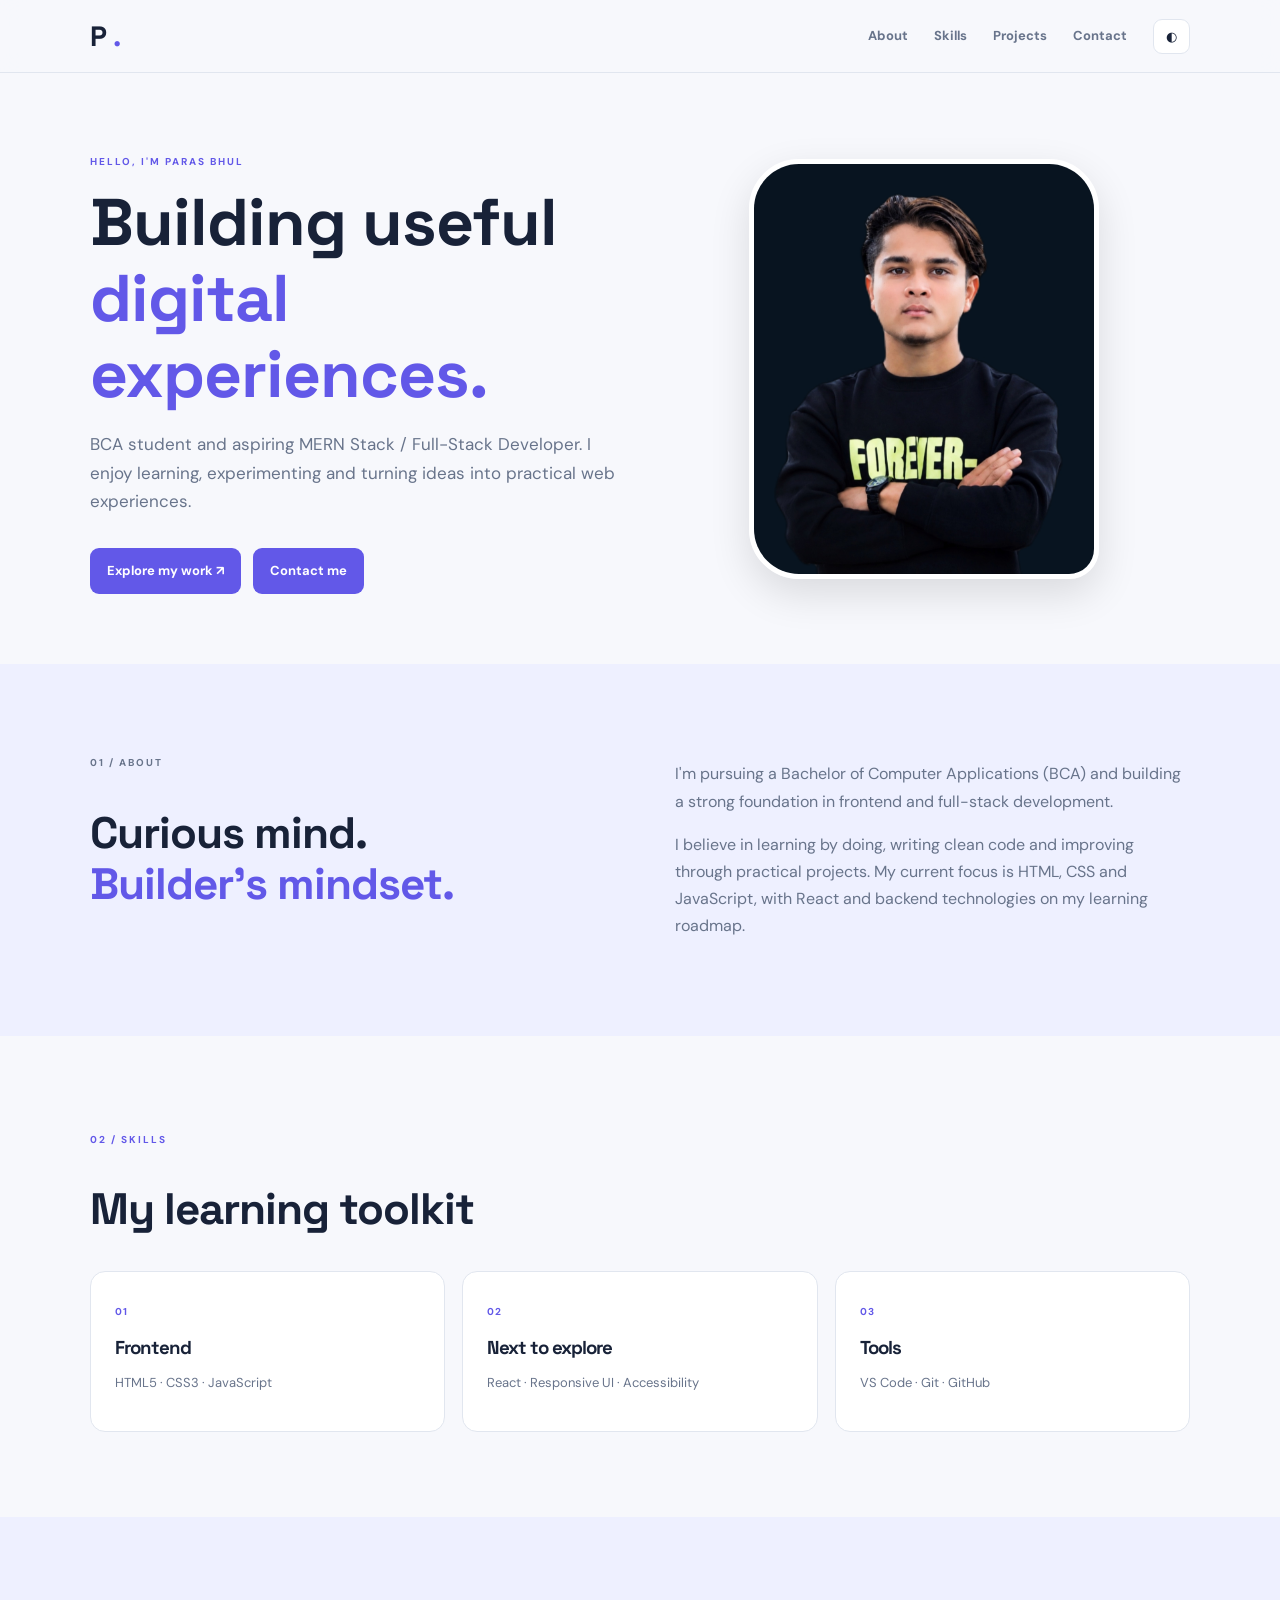
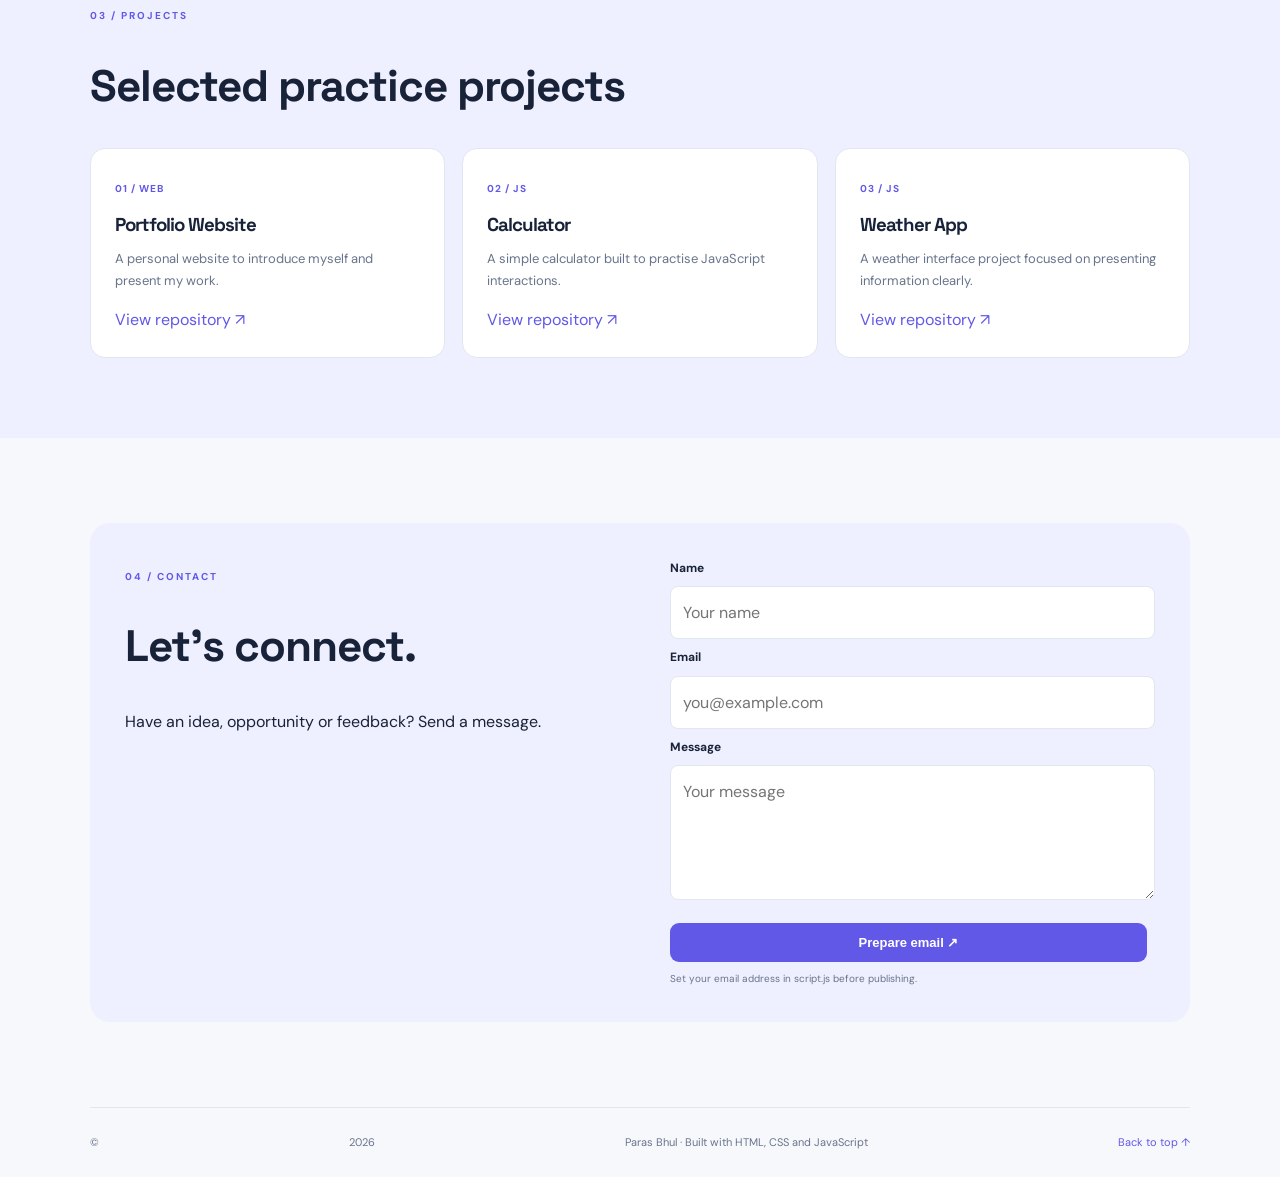
<file: Task-1-Responsive-Portfolio/index.html>
<!doctype html>
<html lang="en">
  <head>
    <meta charset="utf-8" />
    <meta content="width=device-width,initial-scale=1" name="viewport" />
    <meta
      content="Paras Bhul's responsive developer portfolio"
      name="description"
    />
    <title>Paras Bhul | Portfolio</title>
    <link href="style.css" rel="stylesheet" />
    <script defer="" src="script.js"></script>
  </head>
  <body>
    <a class="skip" href="#main"> Skip to content </a>
    <header>
      <nav aria-label="Main navigation" class="nav wrap">
        <a class="logo" href="#home">
          P
          <span> . </span>
        </a>
        <button
          aria-controls="links"
          aria-expanded="false"
          aria-label="Open navigation"
          class="menu"
        >
          ☰
        </button>
        <div id="links">
          <a href="#about"> About </a>
          <a href="#skills"> Skills </a>
          <a href="#projects"> Projects </a>
          <a href="#contact"> Contact </a>
          <button aria-label="Toggle color theme" id="theme">◐</button>
        </div>
      </nav>
    </header>
    <main id="main">
      <section class="hero wrap" id="home">
        <div>
          <p class="eyebrow">HELLO, I'M PARAS BHUL</p>
          <h1>
            Building useful
            <br />
            <em> digital experiences. </em>
          </h1>
          <p class="lead">
            BCA student and aspiring MERN Stack / Full-Stack Developer. I enjoy
            learning, experimenting and turning ideas into practical web
            experiences.
          </p>
          <a class="btn" href="#projects"> Explore my work &nearrow; </a>
          <a class="btn ghost" href="#contact"> Contact me </a>
        </div>
        <div class="visual">
          <div class="orb"></div>

      <div class="hero-image">
    <img src="Profile.jpg" alt="Paras Bhul">
</div>

      </section>
      <section class="band" id="about">
        <div class="wrap split">
          <div>
            <p class="eyebrow">01 / ABOUT</p>
            <h2>
              Curious mind.
              <br />
              <em> Builder's mindset. </em>
            </h2>
          </div>
          <div>
            <p>
              I'm pursuing a Bachelor of Computer Applications (BCA) and
              building a strong foundation in frontend and full-stack
              development.
            </p>
            <p>
              I believe in learning by doing, writing clean code and improving
              through practical projects. My current focus is HTML, CSS and
              JavaScript, with React and backend technologies on my learning
              roadmap.
            </p>
          </div>
        </div>
      </section>
      <section class="wrap section" id="skills">
        <p class="eyebrow">02 / SKILLS</p>
        <h2>My learning toolkit</h2>
        <div class="cards">
          <article>
            <b> 01 </b>
            <h3>Frontend</h3>
            <p>HTML5 &middot; CSS3 &middot; JavaScript</p>
          </article>
          <article>
            <b> 02 </b>
            <h3>Next to explore</h3>
            <p>React &middot; Responsive UI &middot; Accessibility</p>
          </article>
          <article>
            <b> 03 </b>
            <h3>Tools</h3>
            <p>VS Code &middot; Git &middot; GitHub</p>
          </article>
        </div>
      </section>
      <section class="band" id="projects">
        <div class="wrap">
          <p class="eyebrow">03 / PROJECTS</p>
          <h2>Selected practice projects</h2>
          <div class="cards">
            <article>
              <b> 01 / WEB </b>
              <h3>Portfolio Website</h3>
              <p>A personal website to introduce myself and present my work.</p>
              <a
                href="https://github.com/parasbhul2007/Week-1-Portfolio"
                rel="noopener"
                target="_blank"
              >
                View repository &nearrow;
              </a>
            </article>
            <article>
              <b> 02 / JS </b>
              <h3>Calculator</h3>
              <p>
                A simple calculator built to practise JavaScript interactions.
              </p>
              <a
                href="https://github.com/parasbhul2007/Week-2-Calculator"
                rel="noopener"
                target="_blank"
              >
                View repository &nearrow;
              </a>
            </article>
            <article>
              <b> 03 / JS </b>
              <h3>Weather App</h3>
              <p>
                A weather interface project focused on presenting information
                clearly.
              </p>
              <a
                href="https://github.com/parasbhul2007/Week-3-Weather-App"
                rel="noopener"
                target="_blank"
              >
                View repository &nearrow;
              </a>
            </article>
          </div>
        </div>
      </section>
      <section class="wrap section" id="contact">
        <div class="contact">
          <div>
            <p class="eyebrow">04 / CONTACT</p>
            <h2>Let's connect.</h2>
            <p>Have an idea, opportunity or feedback? Send a message.</p>
          </div>
          <form id="contact-form">
            <label for="name"> Name </label>
            <input id="name" placeholder="Your name" required="" />
            <label for="email"> Email </label>
            <input
              id="email"
              placeholder="you@example.com"
              required=""
              type="email"
            />
            <label for="message"> Message </label>
            <textarea
              id="message"
              placeholder="Your message"
              required=""
              rows="4"
            ></textarea>
            <button class="btn">Prepare email &nearrow;</button>
            <small id="status" role="status">
              Set your email address in script.js before publishing.
            </small>
          </form>
        </div>
      </section>
    </main>
    <footer class="wrap foot">
      &copy;
      <span id="year"> </span>
      Paras Bhul &middot; Built with HTML, CSS and JavaScript
      <a href="#home"> Back to top &uarr; </a>
    </footer>
  </body>
</html>
</file>
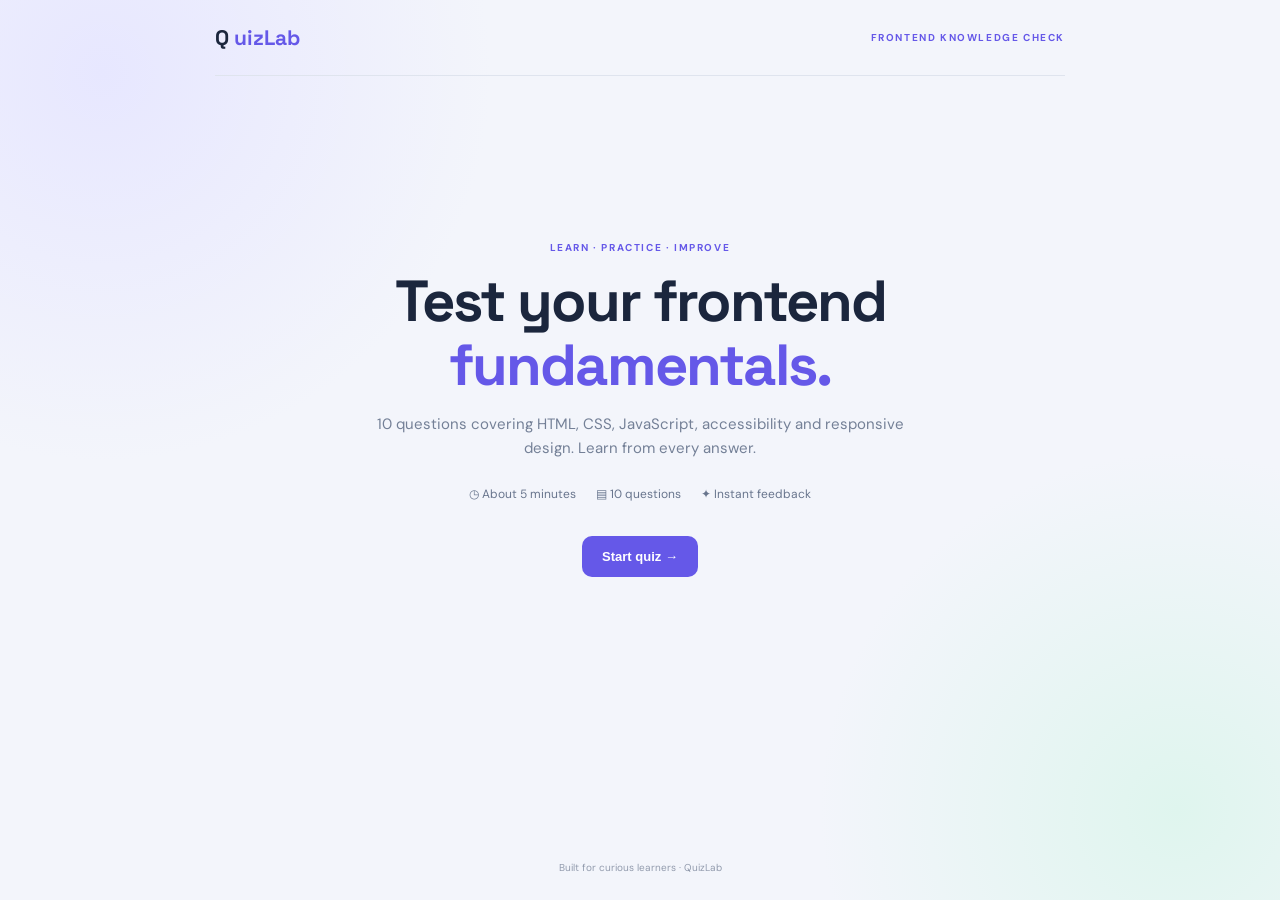
<file: Task-2-Interactive-Quiz/index.html>
<!doctype html>
<html lang="en">
  <head>
    <meta charset="utf-8" />
    <meta content="width=device-width,initial-scale=1" name="viewport" />
    <title>Frontend Fundamentals Quiz</title>
    <link href="style.css" rel="stylesheet" />
    <script defer="" src="script.js"></script>
  </head>
  <body>
    <main class="shell">
      <header>
        <a class="brand" href="#">
          Q
          <span> uizLab </span>
        </a>
        <small> FRONTEND KNOWLEDGE CHECK </small>
      </header>
      <section class="intro" id="intro">
        <p class="eyebrow">LEARN &middot; PRACTICE &middot; IMPROVE</p>
        <h1>
          Test your frontend
          <br />
          <em> fundamentals. </em>
        </h1>
        <p>
          10 questions covering HTML, CSS, JavaScript, accessibility and
          responsive design. Learn from every answer.
        </p>
        <div class="facts">
          <span> ◷ About 5 minutes </span>
          <span> ▤ 10 questions </span>
          <span> ✦ Instant feedback </span>
        </div>
        <button class="primary" id="start">Start quiz &rarr;</button>
      </section>
      <section aria-live="polite" class="panel hidden" id="quiz">
        <div class="head">
          <div>
            <p class="eyebrow" id="category"></p>
            <h2 id="count"></h2>
          </div>
          <div class="score">
            Score
            <b id="score"> 0 </b>
          </div>
        </div>
        <div class="progress-text">
          <span> Progress </span>
          <span id="percent"> 0% </span>
        </div>
        <div
          aria-label="Quiz progress"
          aria-valuemax="10"
          aria-valuemin="0"
          aria-valuenow="0"
          class="track"
          id="bar"
          role="progressbar"
        >
          <i id="fill"> </i>
        </div>
        <h3 id="question"></h3>
        <div class="answers" id="answers"></div>
        <div class="feedback hidden" id="feedback" role="status">
          <b id="feedback-title"> </b>
          <p id="explanation"></p>
        </div>
        <div class="controls">
          <small> Choose one answer to continue </small>
          <button class="primary" disabled="" id="next">
            Next question &rarr;
          </button>
        </div>
      </section>
      <section class="panel result hidden" id="result">
        <p class="eyebrow">QUIZ COMPLETED</p>
        <h2 id="result-title">Great effort!</h2>
        <p id="result-copy"></p>
        <strong class="final-score" id="final-score"> </strong>
        <div class="stats">
          <span>
            <b id="correct"> </b>
            Correct
          </span>
          <span>
            <b id="wrong"> </b>
            Incorrect
          </span>
          <span>
            <b id="accuracy"> </b>
            Accuracy
          </span>
        </div>
        <button class="primary" id="restart">&orarr; Try again</button>
      </section>
      <footer>Built for curious learners &middot; QuizLab</footer>
    </main>
  </body>
</html>
</file>
<file: Task-1-Responsive-Portfolio/style.css>
@import url("https://fonts.googleapis.com/css2?family=DM+Sans:wght@400;500;600;700&family=Space+Grotesk:wght@500;600;700&display=swap");
:root {
  --bg: #f7f8fc;
  --paper: #fff;
  --ink: #182238;
  --muted: #68748b;
  --line: #e1e6ef;
  --accent: #6258e8;
  --soft: #eef0ff;
}
[data-theme="dark"] {
  --bg: #101727;
  --paper: #19243a;
  --ink: #f1f4ff;
  --muted: #aab5ca;
  --line: #2d3a55;
  --accent: #a29bff;
  --soft: #252d4c;
}
* {
  box-sizing: border-box;
}
html {
  scroll-behavior: smooth;
  scroll-padding-top: 85px;
}
body {
  margin: 0;
  background: var(--bg);
  color: var(--ink);
  font:
    16px/1.7 "DM Sans",
    sans-serif;
}
a {
  color: var(--accent);
  text-decoration: none;
}
.wrap {
  width: min(1100px, calc(100% - 36px));
  margin: auto;
}
.skip {
  position: absolute;
  left: -999px;
}
.skip:focus {
  left: 10px;
  top: 10px;
  background: var(--ink);
  color: white;
  padding: 10px;
  z-index: 99;
}
header {
  position: sticky;
  top: 0;
  background: color-mix(in srgb, var(--bg) 90%, transparent);
  backdrop-filter: blur(12px);
  border-bottom: 1px solid var(--line);
  z-index: 5;
}
.nav {
  height: 72px;
  display: flex;
  align-items: center;
  justify-content: space-between;
}
.logo {
  font: 700 28px "Space Grotesk";
  color: var(--ink);
}
.logo span,
em {
  color: var(--accent);
  font-style: normal;
}
.nav #links {
  display: flex;
  gap: 26px;
  align-items: center;
}
.nav #links a {
  color: var(--muted);
  font-size: 13px;
  font-weight: 700;
}
.nav button {
  border: 1px solid var(--line);
  background: var(--paper);
  color: var(--ink);
  padding: 9px 12px;
  border-radius: 9px;
  cursor: pointer;
}
.menu {
  display: none;
}
.hero {
  min-height: 570px;
  display: grid;
  grid-template-columns: 1fr 1fr;
  align-items: center;
  gap: 35px;
  padding-block: 70px;
}
.eyebrow {
  font-size: 10px;
  letter-spacing: 2px;
  font-weight: 700;
  color: var(--accent);
}
h1,
h2,
h3 {
  font-family: "Space Grotesk";
  line-height: 1.15;
  letter-spacing: -1px;
}
h1 {
  font-size: clamp(42px, 6vw, 66px);
  margin: 15px 0;
}
h2 {
  font-size: clamp(30px, 4vw, 44px);
}
.lead {
  color: var(--muted);
  max-width: 550px;
  font-size: 17px;
}
.btn {
  display: inline-block;
  background: var(--accent);
  color: white;
  border: 0;
  border-radius: 9px;
  padding: 12px 17px;
  font-weight: 700;
  font-size: 13px;
  margin: 15px 8px 0 0;
  cursor: pointer;
}

.hero-image {
  width: 350px;
  height: 420px;
  margin: auto;
  overflow: hidden;
  border-radius: 50px 50px 30px;
  border: 5px solid white;
  box-shadow: 0 15px 40px rgba(0, 0, 0, 0.12);
}

.hero-image img {
  width: 100%;
  height: 100%;
  object-fit: cover;
  object-position: center;
}

.band {
  background: var(--soft);
  padding: 80px 0;
}
.split {
  display: grid;
  grid-template-columns: 1fr 1fr;
  gap: 70px;
}
.split p {
  color: var(--muted);
}
.section {
  padding-block: 85px;
}
.cards {
  display: grid;
  grid-template-columns: repeat(3, 1fr);
  gap: 17px;
  margin-top: 28px;
}
.cards article {
  background: var(--paper);
  border: 1px solid var(--line);
  border-radius: 15px;
  padding: 24px;
}
.cards article > b {
  color: var(--accent);
  font-size: 10px;
  letter-spacing: 1px;
}
.cards h3 {
  margin: 14px 0 8px;
}
.cards p {
  color: var(--muted);
  font-size: 13px;
}
.contact {
  display: grid;
  grid-template-columns: 1fr 1fr;
  gap: 60px;
  background: var(--soft);
  padding: 35px;
  border-radius: 20px;
}
.contact form {
  display: grid;
  gap: 8px;
}
.contact label {
  font-size: 12px;
  font-weight: 700;
}
.contact input,
.contact textarea {
  width: 100%;
  border: 1px solid var(--line);
  background: var(--paper);
  color: var(--ink);
  padding: 12px;
  border-radius: 8px;
  font: inherit;
}
.contact small {
  color: var(--muted);
  font-size: 10px;
}
.foot {
  padding: 25px 0;
  border-top: 1px solid var(--line);
  font-size: 11px;
  color: var(--muted);
  display: flex;
  justify-content: space-between;
  gap: 15px;
}
@media (max-width: 700px) {
  .menu {
    display: block;
  }
  .nav #links {
    display: none;
    position: absolute;
    top: 72px;
    left: 18px;
    right: 18px;
    background: var(--paper);
    border: 1px solid var(--line);
    border-radius: 12px;
    padding: 15px;
    box-shadow: 0 15px 35px #0002;
    flex-direction: column;
    align-items: stretch;
  }
  .nav #links.open {
    display: flex;
  }
  .hero {
    grid-template-columns: 1fr;
    padding-block: 55px 35px;
  }
  .visual {
    min-height: 290px;
  }
  .split,
  .contact {
    grid-template-columns: 1fr;
    gap: 22px;
  }
  .cards {
    grid-template-columns: 1fr;
  }
  .band {
    padding: 65px 0;
  }
  .section {
    padding-block: 65px;
  }
  .foot {
    flex-wrap: wrap;
  }
}
@media (prefers-reduced-motion: reduce) {
  html {
    scroll-behavior: auto;
  }
}
</file>
<file: Task-2-Interactive-Quiz/style.css>
@import url("https://fonts.googleapis.com/css2?family=DM+Sans:wght@400;500;600;700&family=Space+Grotesk:wght@500;600;700&display=swap");
:root {
  --bg: #f3f5fb;
  --paper: #fff;
  --ink: #1b263d;
  --muted: #748097;
  --line: #e3e8f1;
  --purple: #6558e8;
  --green: #168b68;
  --red: #c94d5a;
}
* {
  box-sizing: border-box;
}
body {
  margin: 0;
  min-height: 100vh;
  background:
    radial-gradient(circle at 8% 8%, #e7e7ff, transparent 27%),
    radial-gradient(circle at 92% 90%, #dff5ee, transparent 25%), var(--bg);
  font:
    15px/1.6 "DM Sans",
    sans-serif;
  color: var(--ink);
}
.shell {
  width: min(850px, calc(100% - 32px));
  min-height: 100vh;
  margin: auto;
  display: flex;
  flex-direction: column;
}
header {
  height: 76px;
  border-bottom: 1px solid #dfe4ee;
  display: flex;
  justify-content: space-between;
  align-items: center;
}
.brand {
  font: 700 21px "Space Grotesk";
  color: var(--ink);
  text-decoration: none;
}
.brand span {
  color: var(--purple);
}
header small,
.eyebrow {
  font-size: 10px;
  letter-spacing: 1.6px;
  font-weight: 700;
  color: var(--purple);
}
.intro {
  max-width: 650px;
  margin: auto;
  text-align: center;
  padding: 70px 0 90px;
}
.intro h1 {
  font: 700 clamp(38px, 6vw, 58px)/1.1 "Space Grotesk";
  letter-spacing: -2px;
  margin: 14px 0;
}
.intro h1 em {
  font-style: normal;
  color: var(--purple);
}
.intro > p:not(.eyebrow) {
  color: var(--muted);
  max-width: 530px;
  margin: 0 auto;
}
.facts {
  display: flex;
  justify-content: center;
  gap: 20px;
  flex-wrap: wrap;
  margin: 25px 0 32px;
  color: #68758d;
  font-size: 12px;
}
.primary {
  border: 0;
  background: var(--purple);
  color: white;
  padding: 13px 20px;
  border-radius: 10px;
  font-size: 13px;
  font-weight: 700;
  cursor: pointer;
}
.primary:disabled {
  opacity: 0.45;
  cursor: not-allowed;
}
.primary:focus-visible,
.answer:focus-visible {
  outline: 3px solid #aaa3ff;
  outline-offset: 3px;
}
.panel {
  width: min(100%, 680px);
  margin: auto;
  background: var(--paper);
  border: 1px solid var(--line);
  border-radius: 22px;
  padding: clamp(22px, 5vw, 40px);
  box-shadow: 0 24px 70px #26334f12;
}
.hidden {
  display: none !important;
}
.head {
  display: flex;
  justify-content: space-between;
  align-items: center;
}
.head .eyebrow {
  margin: 0;
}
.head h2 {
  font: 700 24px "Space Grotesk";
  margin: 5px 0;
}
.score {
  background: #f0efff;
  color: var(--purple);
  padding: 8px 12px;
  border-radius: 20px;
  font-size: 11px;
}
.progress-text {
  display: flex;
  justify-content: space-between;
  color: var(--muted);
  font-size: 11px;
  margin: 22px 0 7px;
}
.track {
  height: 7px;
  background: #edf0f6;
  border-radius: 9px;
  overflow: hidden;
}
.track i {
  display: block;
  width: 0;
  height: 100%;
  background: linear-gradient(90deg, var(--purple), #a39bff);
  transition: width 0.25s;
}
#question {
  font: 600 21px/1.4 "Space Grotesk";
  margin: 27px 0 18px;
}
.answers {
  display: grid;
  gap: 10px;
}
.answer {
  display: flex;
  align-items: center;
  gap: 12px;
  text-align: left;
  width: 100%;
  padding: 13px;
  border: 1px solid var(--line);
  background: white;
  color: var(--ink);
  border-radius: 11px;
  cursor: pointer;
  font-size: 13px;
}
.answer:hover:not(:disabled) {
  border-color: #aaa3ff;
  background: #faf9ff;
}
.letter {
  width: 26px;
  height: 26px;
  display: grid;
  place-items: center;
  background: #f0f2f7;
  border-radius: 7px;
  font-size: 11px;
  font-weight: 700;
}
.answer.correct {
  border-color: #70c9a8;
  background: #effaf5;
  color: #176c50;
}
.answer.incorrect {
  border-color: #e69aa2;
  background: #fff2f3;
  color: #a63845;
}
.answer:disabled {
  cursor: default;
}
.feedback {
  margin-top: 16px;
  padding: 13px 15px;
  border-left: 3px solid var(--purple);
  background: #f3f2ff;
  border-radius: 8px;
}
.feedback b {
  font-size: 12px;
}
.feedback p {
  font-size: 12px;
  color: var(--muted);
  margin: 3px 0 0;
}
.controls {
  display: flex;
  justify-content: space-between;
  align-items: center;
  gap: 12px;
  margin-top: 23px;
}
.controls small {
  font-size: 10px;
  color: var(--muted);
}
.result {
  text-align: center;
  padding-block: 45px;
}
.result h2 {
  font: 700 32px "Space Grotesk";
  margin: 5px;
}
.result > p:not(.eyebrow) {
  color: var(--muted);
  font-size: 13px;
}
.final-score {
  display: block;
  color: var(--purple);
  font: 700 45px "Space Grotesk";
  margin: 22px;
}
.stats {
  display: flex;
  justify-content: center;
  gap: 35px;
  margin-bottom: 25px;
}
.stats span {
  display: grid;
  gap: 3px;
  color: var(--muted);
  font-size: 10px;
}
.stats b {
  font: 700 20px "Space Grotesk";
  color: var(--ink);
}
footer {
  margin-top: auto;
  padding: 24px 0;
  text-align: center;
  color: #929bad;
  font-size: 10px;
}
@media (max-width: 560px) {
  .intro {
    padding: 60px 0;
  }
  .facts {
    gap: 10px 15px;
  }
  .panel {
    border-radius: 16px;
  }
  .head h2 {
    font-size: 20px;
  }
  #question {
    font-size: 18px;
  }
  .controls {
    flex-direction: column;
    align-items: stretch;
  }
  .controls .primary {
    width: 100%;
  }
  .controls small {
    text-align: center;
  }
  .stats {
    gap: 20px;
  }
}
@media (prefers-reduced-motion: reduce) {
  * {
    transition: none !important;
  }
}
</file>
